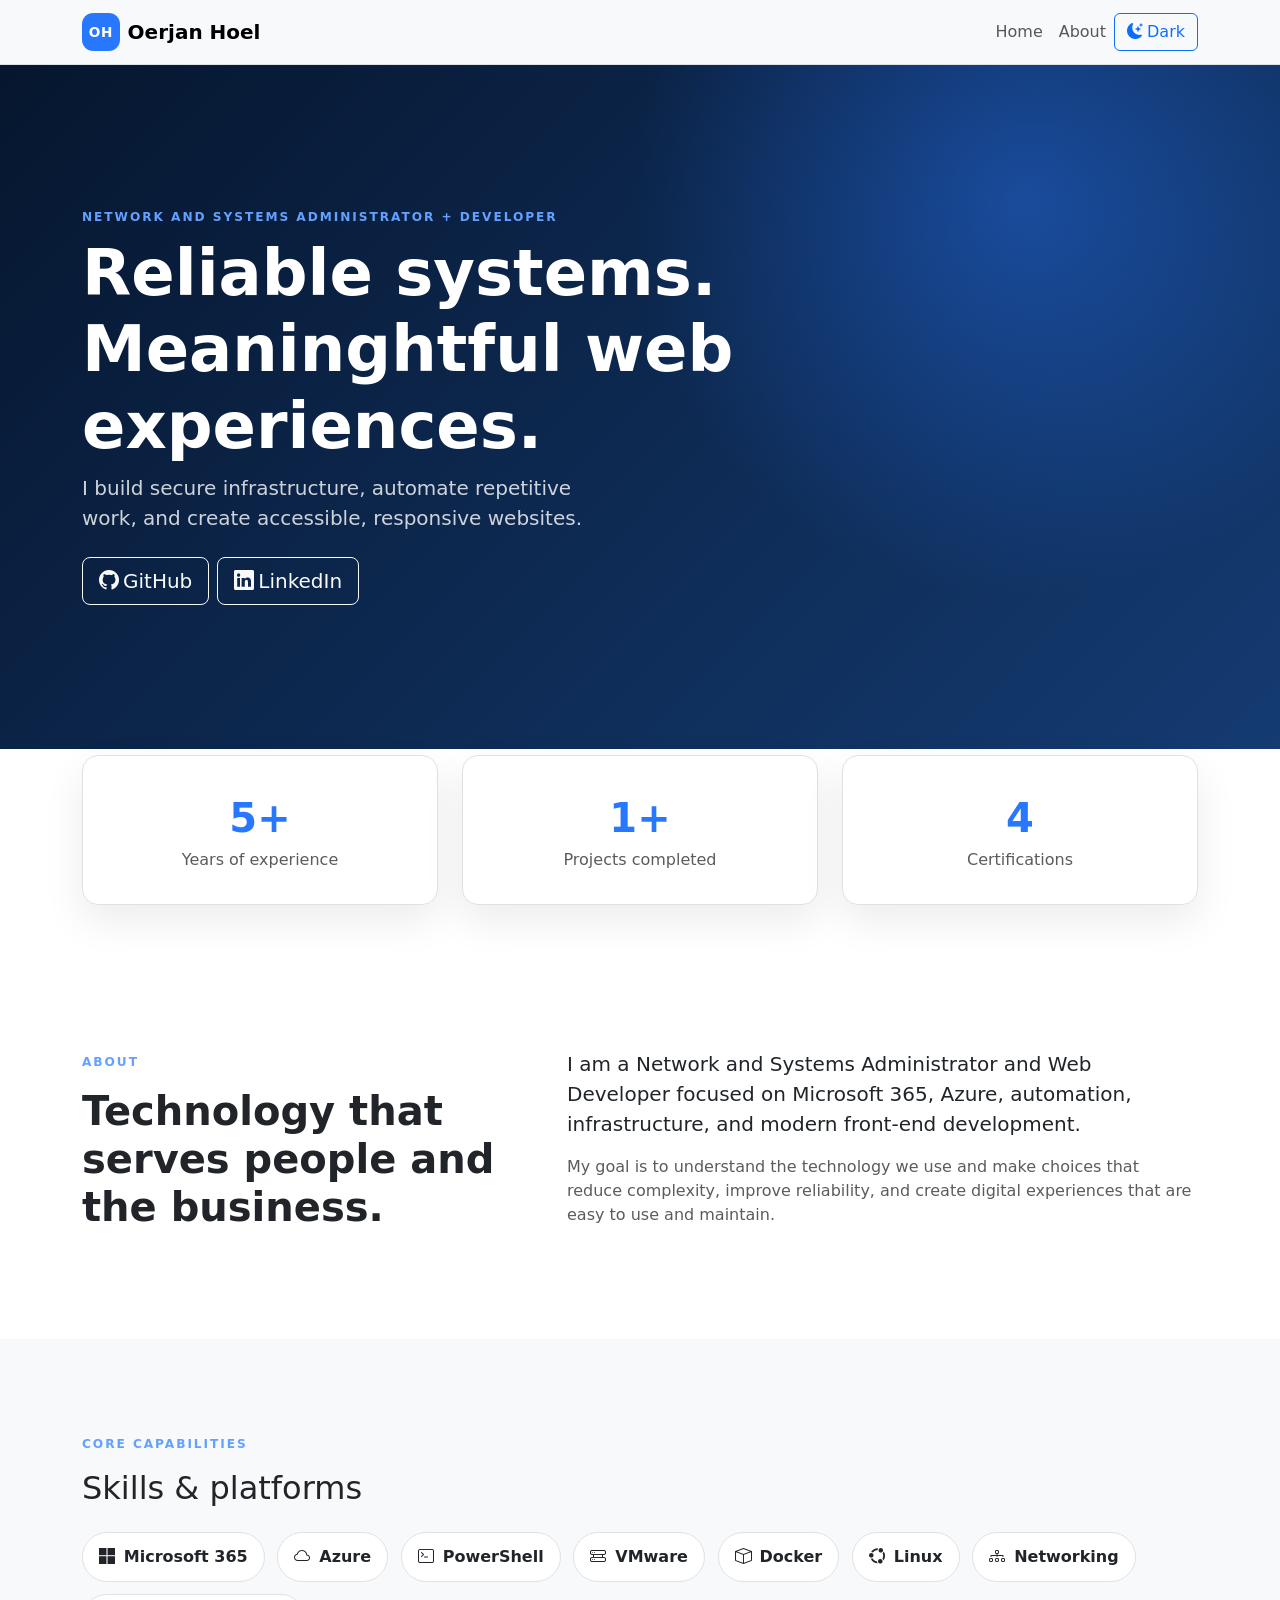
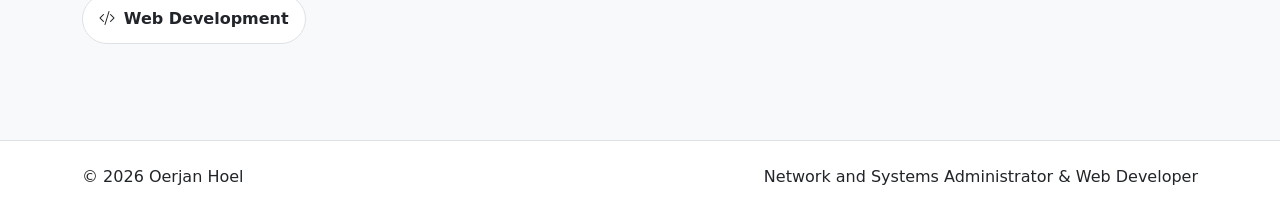
<file: index.html>
<!DOCTYPE html>
<html lang="en" data-bs-theme="light">

<head>
  <meta charset="UTF-8">
  <meta name="viewport" content="width=device-width, initial-scale=1.0">
  <meta name="description" content="Portfolio of Oerjan Hoel, Network and Systems Administrator and Web Developer.">
  <title>Oerjan Hoel</title>
  <link href="https://cdn.jsdelivr.net/npm/bootstrap@5.3.3/dist/css/bootstrap.min.css" rel="stylesheet">
  <link rel="stylesheet" href="https://cdn.jsdelivr.net/npm/bootstrap-icons@1.11.3/font/bootstrap-icons.min.css">
  <link rel="stylesheet" href="css/style.css">
</head>

<body>
  <nav class="navbar navbar-expand-lg bg-body-tertiary sticky-top border-bottom" aria-label="Main navigation">
    <div class="container">
      <a class="navbar-brand d-flex align-items-center gap-2 fw-bold" href="#home">
        <span class="logo-mark" aria-hidden="true">OH</span>
        <span>Oerjan Hoel</span>
      </a>
      <button class="navbar-toggler" type="button" data-bs-toggle="collapse" data-bs-target="#navbarNav"
        aria-controls="navbarNav" aria-expanded="false" aria-label="Toggle navigation">
        <span class="navbar-toggler-icon"></span>
      </button>
      <div class="collapse navbar-collapse" id="navbarNav">
        <ul class="navbar-nav ms-auto align-items-lg-center">
          <li class="nav-item"><a class="nav-link" href="#home">Home</a></li>
          <li class="nav-item"><a class="nav-link" href="#about">About</a></li>
          <!-- <li class="nav-item"><a class="nav-link" href="#projects">Projects</a></li>
          <li class="nav-item"><a class="nav-link" href="#blog">Blog</a></li>
          <li class="nav-item"><a class="nav-link" href="#contact">Contact</a></li>
          <li class="nav-item ms-lg-2"> -->
            <button id="themeToggle" class="btn btn-outline-primary" type="button" aria-label="Switch color theme">
              <i class="bi bi-moon-stars-fill" aria-hidden="true"></i><span class="theme-label ms-1">Dark</span>
            </button>
          </li>
        </ul>
      </div>
    </div>
  </nav>

  <header id="home" class="hero d-flex align-items-center">
    <div class="container position-relative">
      <div class="row align-items-center g-5">
        <div class="col-lg-8">
          <p class="eyebrow mb-2">NETWORK AND SYSTEMS ADMINISTRATOR + DEVELOPER</p>
          <h1 class="display-3 fw-bold">Reliable systems.<br>Meaninghtful web experiences.</h1>
          <p class="lead col-lg-9">I build secure infrastructure, automate repetitive work, and create accessible,
            responsive websites.</p>
          <div class="d-flex flex-wrap gap-2 mt-4">
           <!-- <a class="btn btn-primary btn-lg" href="#projects">View projects</a>
            <a class="btn btn-outline-light btn-lg" href="assets/oerjan-hoel-resume.txt" download>Download résumé</a> -->
            <a class="btn btn-outline-light btn-lg" href="https://github.com/OerjanHoel" target="_blank"
              rel="noopener noreferrer"><i class="bi bi-github me-1"></i>GitHub</a>
            <a class="btn btn-outline-light btn-lg" href="https://www.linkedin.com/in/oerjan-hoel" target="_blank"
              rel="noopener noreferrer"><i class="bi bi-linkedin me-1"></i>LinkedIn</a>
          </div>
        </div>
      </div>
    </div>
  </header>

  <main>
    <section class="stats-section py-5" aria-label="Professional statistics">
      <div class="container">
        <div class="row g-4 text-center">
          <div class="col-md-4">
            <div class="stat-card h-100"><span class="stat-number" data-target="5" data-suffix="+">0</span><span
                class="stat-label">Years of experience</span></div>
          </div>
          <div class="col-md-4">
            <div class="stat-card h-100"><span class="stat-number" data-target="1" data-suffix="+">0</span><span
                class="stat-label">Projects completed</span></div>
          </div>
          <div class="col-md-4">
            <div class="stat-card h-100"><span class="stat-number" data-target="4" data-suffix="">0</span><span
                class="stat-label">Certifications</span></div>
          </div>
        </div>
      </div>
    </section>

    <section id="about" class="section-padding">
      <div class="container">
        <div class="row g-5 align-items-center">
          <div class="col-lg-5">
            <p class="section-kicker">ABOUT</p>
            <h2 class="display-6 fw-bold">Technology that serves people and the business.</h2>
          </div>
          <div class="col-lg-7">
            <p class="lead">I am a Network and Systems Administrator and Web Developer focused on Microsoft 365, Azure,
              automation, infrastructure, and modern front-end development.</p>
            <p class="text-body-secondary">My goal is to understand the technology we use and make choices that reduce complexity, improve reliability, and create digital
              experiences that are easy to use and maintain.</p>
          </div>
        </div>
      </div>
    </section>

    <section id="skills" class="section-padding bg-body-tertiary">
      <div class="container">
        <p class="section-kicker">CORE CAPABILITIES</p>
        <h2 class="mb-4">Skills & platforms</h2>
        <div class="skills-list">
          <span class="skill-badge"><i class="bi bi-microsoft"></i>Microsoft 365</span><span class="skill-badge"><i
              class="bi bi-cloud"></i>Azure</span>
          <span class="skill-badge"><i class="bi bi-terminal"></i>PowerShell</span><span class="skill-badge"><i
              class="bi bi-hdd-rack"></i>VMware</span>
          <span class="skill-badge"><i class="bi bi-box"></i>Docker</span><span class="skill-badge"><i
              class="bi bi-ubuntu"></i>Linux</span>
          <span class="skill-badge"><i class="bi bi-diagram-3"></i>Networking</span><span class="skill-badge"><i
              class="bi bi-code-slash"></i>Web Development</span>
        </div>
      </div>
    </section>
    <!--
        <section id="projects" class="section-padding">
          <div class="container">
            <div class="d-flex justify-content-between align-items-end mb-4"><div><p class="section-kicker">SELECTED WORK</p><h2 class="mb-0">Featured projects</h2></div></div>
            <div class="row g-4">
              <div class="col-md-6 col-lg-4"><article class="card project-card h-100"><div class="project-thumb thumb-blue"><i class="bi bi-speedometer2"></i></div><div class="card-body d-flex flex-column"><h3 class="h5">Infrastructure Dashboard</h3><p class="text-body-secondary">A consolidated view of server, network, and cloud service health.</p><div class="mt-auto"><span class="badge text-bg-secondary">Monitoring</span> <span class="badge text-bg-secondary">JavaScript</span><br><a class="btn btn-link px-0 mt-2" href="projects/infrastructure-dashboard.html">View case study <i class="bi bi-arrow-right"></i></a></div></div></article></div>
              <div class="col-md-6 col-lg-4"><article class="card project-card h-100"><div class="project-thumb thumb-purple"><i class="bi bi-cloud-check"></i></div><div class="card-body d-flex flex-column"><h3 class="h5">Azure Automation</h3><p class="text-body-secondary">Repeatable cloud administration workflows built with PowerShell.</p><div class="mt-auto"><span class="badge text-bg-secondary">Azure</span> <span class="badge text-bg-secondary">PowerShell</span><br><a class="btn btn-link px-0 mt-2" href="projects/azure-automation.html">View case study <i class="bi bi-arrow-right"></i></a></div></div></article></div>
              <div class="col-md-6 col-lg-4"><article class="card project-card h-100"><div class="project-thumb thumb-green"><i class="bi bi-window"></i></div><div class="card-body d-flex flex-column"><h3 class="h5">Responsive Business Website</h3><p class="text-body-secondary">An accessible Bootstrap website optimized for desktop and mobile.</p><div class="mt-auto"><span class="badge text-bg-secondary">Bootstrap</span> <span class="badge text-bg-secondary">Accessibility</span><br><a class="btn btn-link px-0 mt-2" href="projects/business-website.html">View case study <i class="bi bi-arrow-right"></i></a></div></div></article></div>
            </div>
          </div>
        </section>
    
        <section id="blog" class="section-padding bg-body-tertiary">
          <div class="container"><p class="section-kicker">NOTES & GUIDES</p><h2 class="mb-4">Latest articles</h2>
            <div class="row g-4">
              <div class="col-md-4"><article class="card h-100"><div class="card-body"><small class="text-body-secondary">Security · 6 min read</small><h3 class="h5 mt-2">Practical Microsoft 365 Security</h3><p>Foundational controls for protecting identities, data, and administrative access.</p><a href="blog/microsoft-365-security.html" class="stretched-link">Read article</a></div></article></div>
              <div class="col-md-4"><article class="card h-100"><div class="card-body"><small class="text-body-secondary">Automation · 5 min read</small><h3 class="h5 mt-2">PowerShell Automation Patterns</h3><p>Simple patterns for safer, reusable, and easier-to-maintain scripts.</p><a href="blog/powershell-automation.html" class="stretched-link">Read article</a></div></article></div>
              <div class="col-md-4"><article class="card h-100"><div class="card-body"><small class="text-body-secondary">Web · 4 min read</small><h3 class="h5 mt-2">Building Better Bootstrap Sites</h3><p>Small improvements that make Bootstrap projects feel intentional and polished.</p><a href="blog/better-bootstrap-sites.html" class="stretched-link">Read article</a></div></article></div>
            </div>
          </div>
        </section>
  
    <section id="contact" class="section-padding">
      <div class="container">
        <div class="row g-5">
          <div class="col-lg-5">
            <p class="section-kicker">CONTACT</p>
            <h2>Let’s build something useful.</h2>
            <p class="text-body-secondary">This demo form validates in the browser. Connect it to your preferred form
              service or back end before publishing.</p>
          </div>
          <div class="col-lg-7">
            <form id="contactForm" class="card card-body p-4" novalidate>
              <div class="row g-3">
                <div class="col-md-6"><label for="name" class="form-label">Name</label><input id="name"
                    class="form-control" type="text" required></div>
                <div class="col-md-6"><label for="email" class="form-label">Email</label><input id="email"
                    class="form-control" type="email" required></div>
                <div class="col-12"><label for="message" class="form-label">Message</label><textarea id="message"
                    class="form-control" rows="5" required></textarea></div>
                <div class="col-12"><button class="btn btn-primary" type="submit">Send message</button>
                  <p id="formStatus" class="mt-3 mb-0" role="status"></p>
                </div>
              </div>
            </form>
          </div>
        </div>
      </div>
    </section>
  </main>
-->
  <footer class="border-top py-4">
    <div class="container d-flex flex-column flex-md-row justify-content-between gap-2"><span>© <span
          id="currentYear"></span> Oerjan Hoel</span><span>Network and Systems Administrator & Web Developer</span></div>
  </footer>
  <script src="https://cdn.jsdelivr.net/npm/bootstrap@5.3.3/dist/js/bootstrap.bundle.min.js"></script>
  <script src="js/script.js"></script>
</body>

</html>
</file>
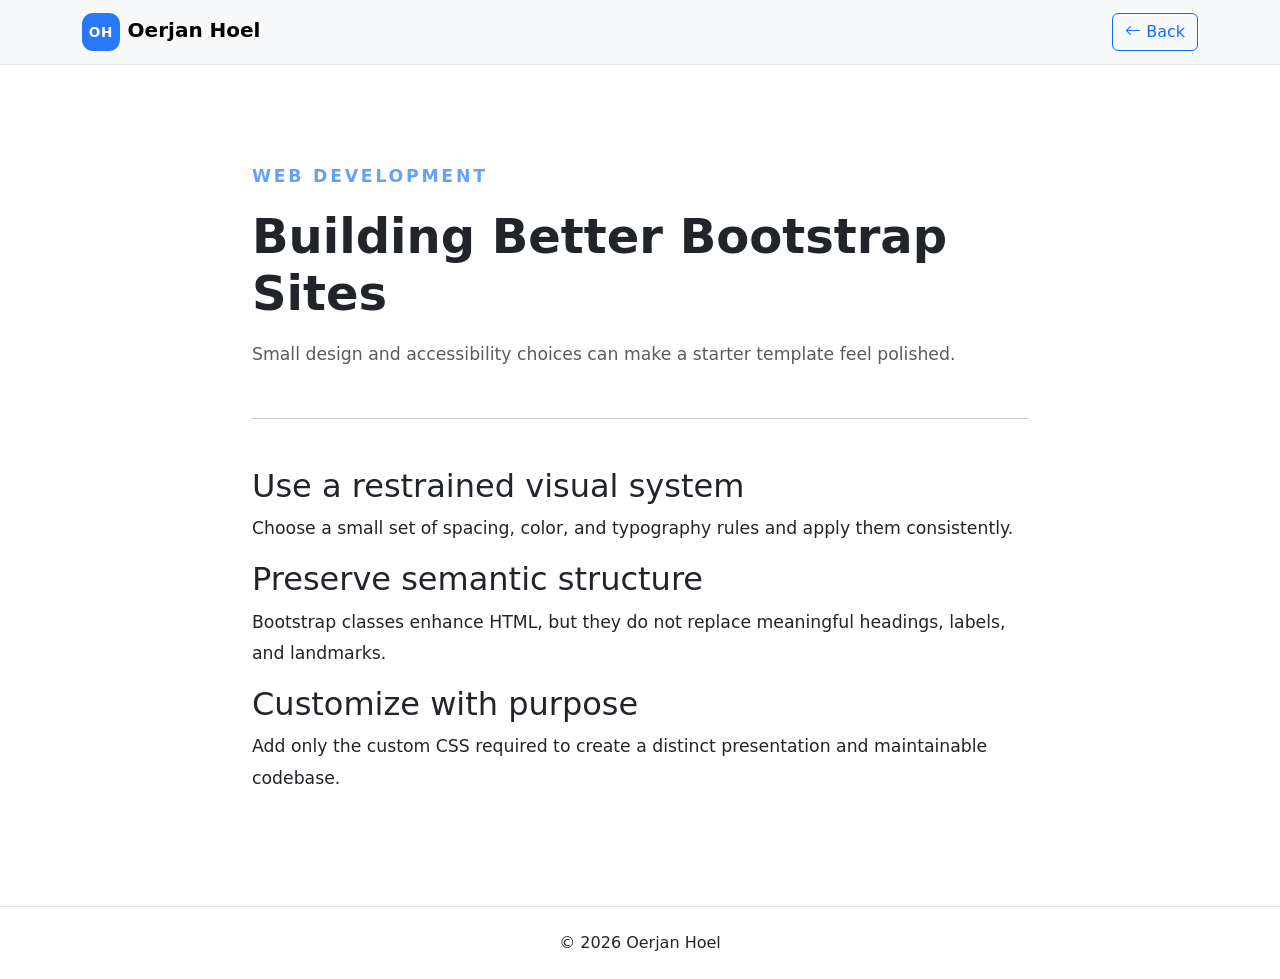
<file: blog/better-bootstrap-sites.html>
<!DOCTYPE html>
<html lang="en" data-bs-theme="light">

<head>
    <meta charset="UTF-8">
    <meta name="viewport" content="width=device-width,initial-scale=1">
    <title>Building Better Bootstrap Sites | Oerjan Hoel</title>
    <link href="https://cdn.jsdelivr.net/npm/bootstrap@5.3.3/dist/css/bootstrap.min.css" rel="stylesheet">
    <link rel="stylesheet" href="https://cdn.jsdelivr.net/npm/bootstrap-icons@1.11.3/font/bootstrap-icons.min.css">
    <link rel="stylesheet" href="../css/style.css">
</head>

<body>
    <nav class="navbar bg-body-tertiary border-bottom">
        <div class="container"><a class="navbar-brand fw-bold" href="../index.html"><span
                    class="logo-mark d-inline-grid me-2">OH</span>Oerjan Hoel</a><a class="btn btn-outline-primary"
                href="../index.html#blog"><i class="bi bi-arrow-left"></i> Back</a></div>
    </nav>
    <main class="section-padding">
        <article class="container article-width">
            <p class="section-kicker">WEB DEVELOPMENT</p>
            <h1 class="display-5 fw-bold mb-3">Building Better Bootstrap Sites</h1>
            <p class="lead text-body-secondary">Small design and accessibility choices can make a starter template feel
                polished.</p>
            <hr class="my-5">
            <h2>Use a restrained visual system</h2>
            <p>Choose a small set of spacing, color, and typography rules and apply them consistently.</p>
            <h2>Preserve semantic structure</h2>
            <p>Bootstrap classes enhance HTML, but they do not replace meaningful headings, labels, and landmarks.</p>
            <h2>Customize with purpose</h2>
            <p>Add only the custom CSS required to create a distinct presentation and maintainable codebase.</p>
        </article>
    </main>
    <footer class="border-top py-4">
        <div class="container text-center">© 2026 Oerjan Hoel</div>
    </footer>
    <script>const t = localStorage.getItem('portfolio-theme') || (matchMedia('(prefers-color-scheme: dark)').matches ? 'dark' : 'light'); document.documentElement.setAttribute('data-bs-theme', t);</script>
</body>

</html>
</file>
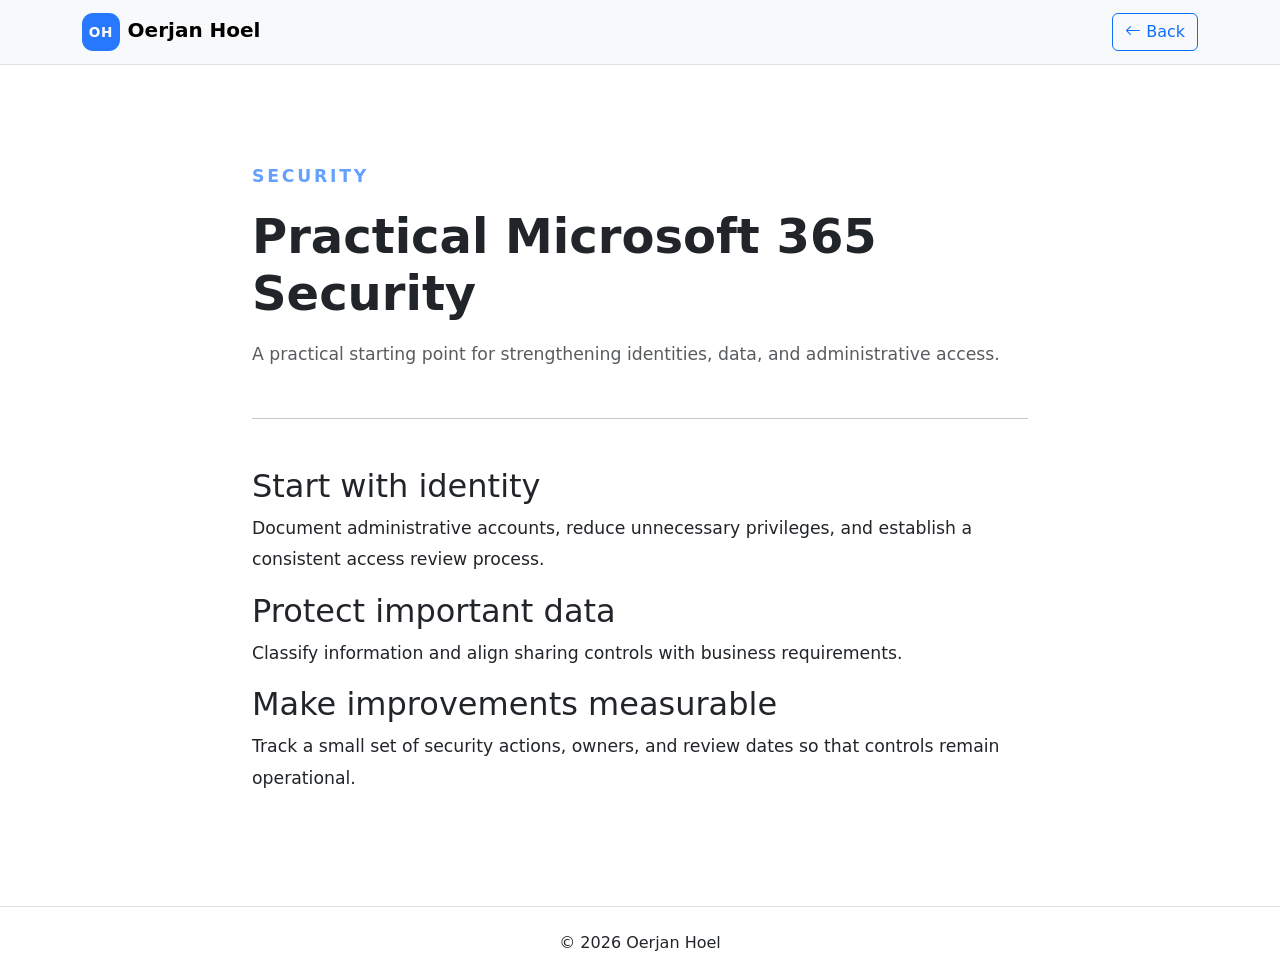
<file: blog/microsoft-365-security.html>
<!DOCTYPE html>
<html lang="en" data-bs-theme="light">

<head>
    <meta charset="UTF-8">
    <meta name="viewport" content="width=device-width,initial-scale=1">
    <title>Practical Microsoft 365 Security | Oerjan Hoel</title>
    <link href="https://cdn.jsdelivr.net/npm/bootstrap@5.3.3/dist/css/bootstrap.min.css" rel="stylesheet">
    <link rel="stylesheet" href="https://cdn.jsdelivr.net/npm/bootstrap-icons@1.11.3/font/bootstrap-icons.min.css">
    <link rel="stylesheet" href="../css/style.css">
</head>

<body>
    <nav class="navbar bg-body-tertiary border-bottom">
        <div class="container"><a class="navbar-brand fw-bold" href="../index.html"><span
                    class="logo-mark d-inline-grid me-2">OH</span>Oerjan Hoel</a><a class="btn btn-outline-primary"
                href="../index.html#blog"><i class="bi bi-arrow-left"></i> Back</a></div>
    </nav>
    <main class="section-padding">
        <article class="container article-width">
            <p class="section-kicker">SECURITY</p>
            <h1 class="display-5 fw-bold mb-3">Practical Microsoft 365 Security</h1>
            <p class="lead text-body-secondary">A practical starting point for strengthening identities, data, and
                administrative access.</p>
            <hr class="my-5">
            <h2>Start with identity</h2>
            <p>Document administrative accounts, reduce unnecessary privileges, and establish a consistent access review
                process.</p>
            <h2>Protect important data</h2>
            <p>Classify information and align sharing controls with business requirements.</p>
            <h2>Make improvements measurable</h2>
            <p>Track a small set of security actions, owners, and review dates so that controls remain operational.</p>
        </article>
    </main>
    <footer class="border-top py-4">
        <div class="container text-center">© 2026 Oerjan Hoel</div>
    </footer>
    <script>const t = localStorage.getItem('portfolio-theme') || (matchMedia('(prefers-color-scheme: dark)').matches ? 'dark' : 'light'); document.documentElement.setAttribute('data-bs-theme', t);</script>
</body>

</html>
</file>
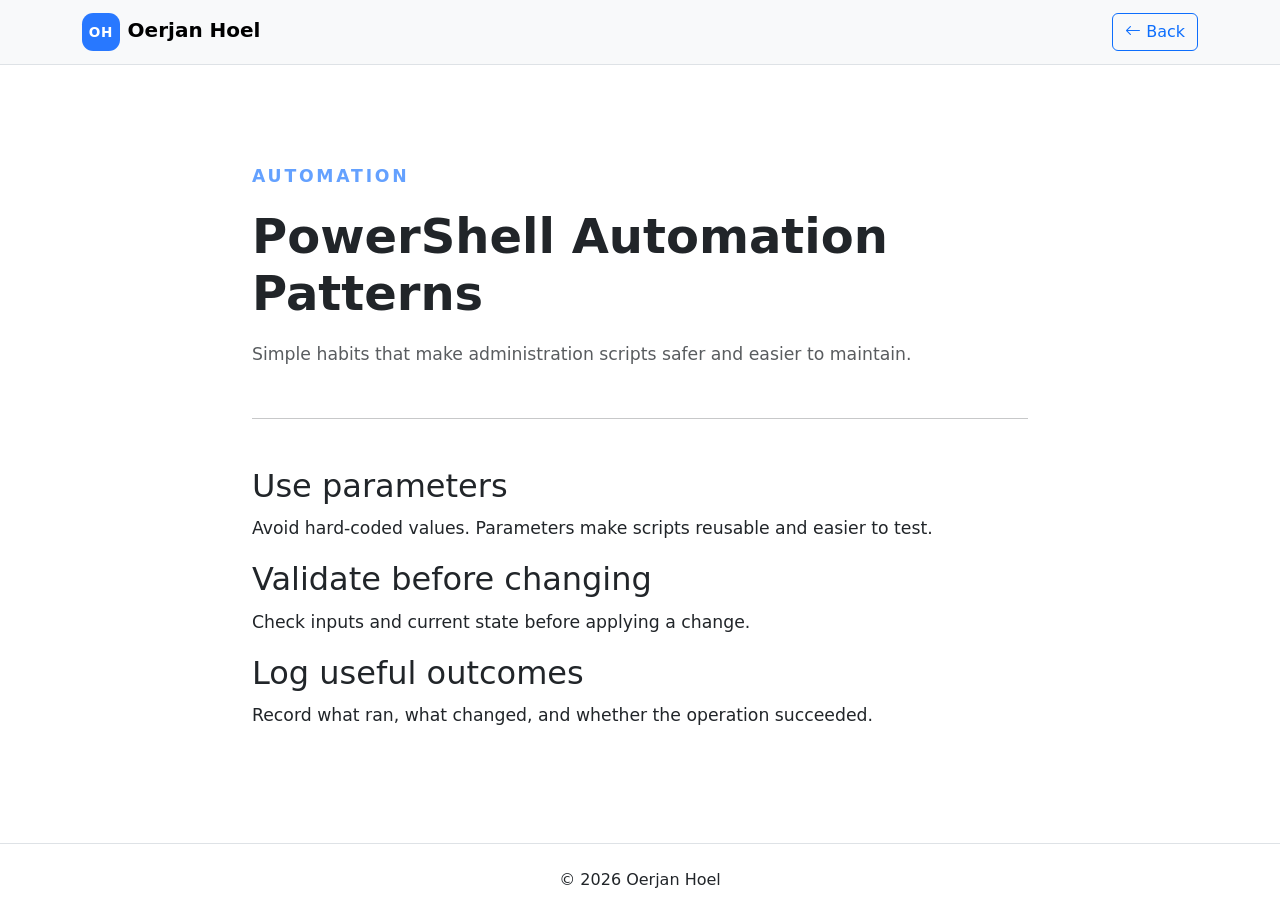
<file: blog/powershell-automation.html>
<!DOCTYPE html>
<html lang="en" data-bs-theme="light">

<head>
    <meta charset="UTF-8">
    <meta name="viewport" content="width=device-width,initial-scale=1">
    <title>PowerShell Automation Patterns | Oerjan Hoel</title>
    <link href="https://cdn.jsdelivr.net/npm/bootstrap@5.3.3/dist/css/bootstrap.min.css" rel="stylesheet">
    <link rel="stylesheet" href="https://cdn.jsdelivr.net/npm/bootstrap-icons@1.11.3/font/bootstrap-icons.min.css">
    <link rel="stylesheet" href="../css/style.css">
</head>

<body>
    <nav class="navbar bg-body-tertiary border-bottom">
        <div class="container"><a class="navbar-brand fw-bold" href="../index.html"><span
                    class="logo-mark d-inline-grid me-2">OH</span>Oerjan Hoel</a><a class="btn btn-outline-primary"
                href="../index.html#blog"><i class="bi bi-arrow-left"></i> Back</a></div>
    </nav>
    <main class="section-padding">
        <article class="container article-width">
            <p class="section-kicker">AUTOMATION</p>
            <h1 class="display-5 fw-bold mb-3">PowerShell Automation Patterns</h1>
            <p class="lead text-body-secondary">Simple habits that make administration scripts safer and easier to
                maintain.</p>
            <hr class="my-5">
            <h2>Use parameters</h2>
            <p>Avoid hard-coded values. Parameters make scripts reusable and easier to test.</p>
            <h2>Validate before changing</h2>
            <p>Check inputs and current state before applying a change.</p>
            <h2>Log useful outcomes</h2>
            <p>Record what ran, what changed, and whether the operation succeeded.</p>
        </article>
    </main>
    <footer class="border-top py-4">
        <div class="container text-center">© 2026 Oerjan Hoel</div>
    </footer>
    <script>const t = localStorage.getItem('portfolio-theme') || (matchMedia('(prefers-color-scheme: dark)').matches ? 'dark' : 'light'); document.documentElement.setAttribute('data-bs-theme', t);</script>
</body>

</html>
</file>
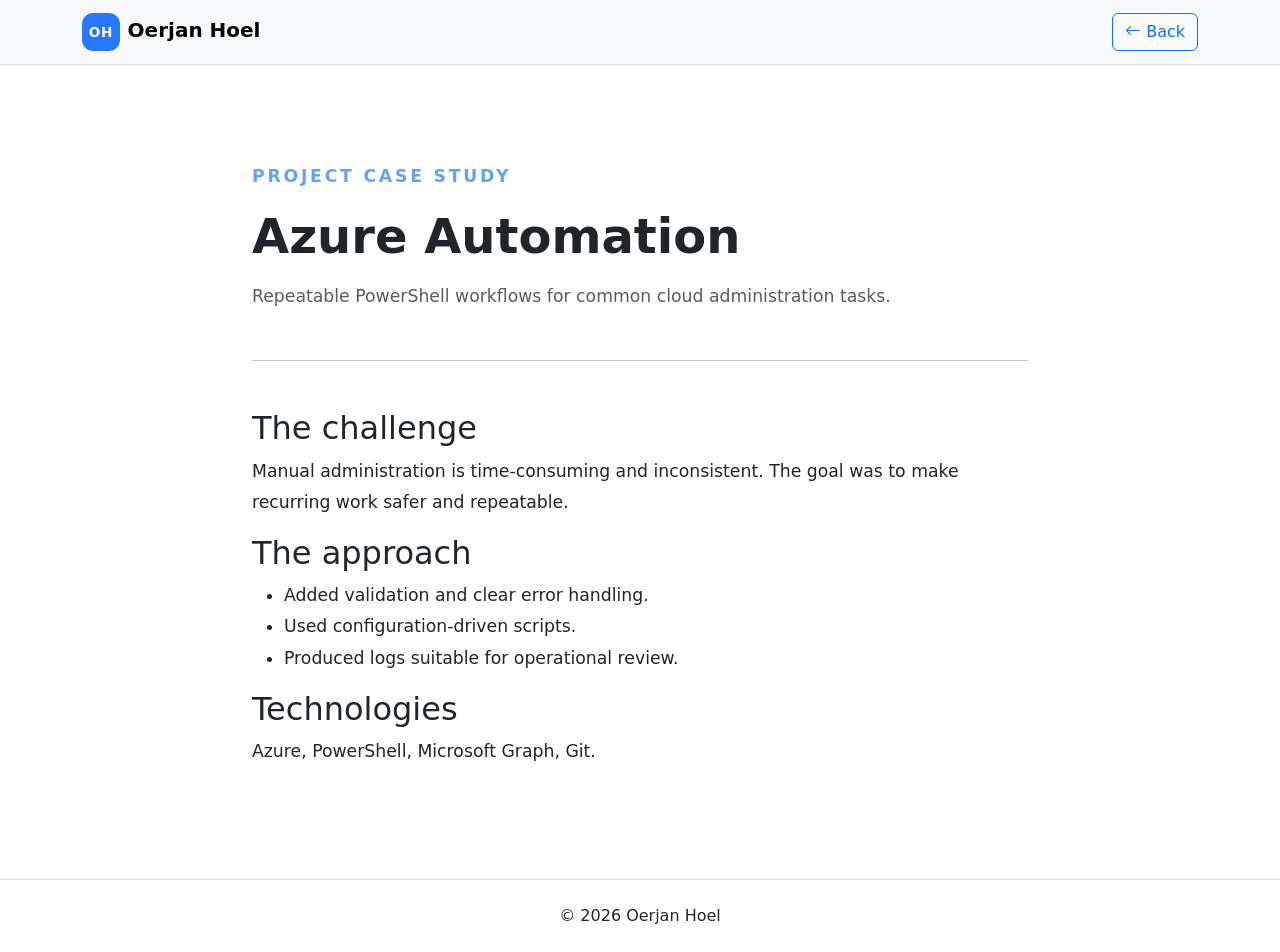
<file: projects/azure-automation.html>
<!DOCTYPE html>
<html lang="en" data-bs-theme="light">

<head>
    <meta charset="UTF-8">
    <meta name="viewport" content="width=device-width,initial-scale=1">
    <title>Azure Automation | Oerjan Hoel</title>
    <link href="https://cdn.jsdelivr.net/npm/bootstrap@5.3.3/dist/css/bootstrap.min.css" rel="stylesheet">
    <link rel="stylesheet" href="https://cdn.jsdelivr.net/npm/bootstrap-icons@1.11.3/font/bootstrap-icons.min.css">
    <link rel="stylesheet" href="../css/style.css">
</head>

<body>
    <nav class="navbar bg-body-tertiary border-bottom">
        <div class="container"><a class="navbar-brand fw-bold" href="../index.html"><span
                    class="logo-mark d-inline-grid me-2">OH</span>Oerjan Hoel</a><a class="btn btn-outline-primary"
                href="../index.html#projects"><i class="bi bi-arrow-left"></i> Back</a></div>
    </nav>
    <main class="section-padding">
        <article class="container article-width">
            <p class="section-kicker">PROJECT CASE STUDY</p>
            <h1 class="display-5 fw-bold mb-3">Azure Automation</h1>
            <p class="lead text-body-secondary">Repeatable PowerShell workflows for common cloud administration tasks.
            </p>
            <hr class="my-5">
            <h2>The challenge</h2>
            <p>Manual administration is time-consuming and inconsistent. The goal was to make recurring work safer and
                repeatable.</p>
            <h2>The approach</h2>
            <ul>
                <li>Added validation and clear error handling.</li>
                <li>Used configuration-driven scripts.</li>
                <li>Produced logs suitable for operational review.</li>
            </ul>
            <h2>Technologies</h2>
            <p>Azure, PowerShell, Microsoft Graph, Git.</p>
        </article>
    </main>
    <footer class="border-top py-4">
        <div class="container text-center">© 2026 Oerjan Hoel</div>
    </footer>
    <script>const t = localStorage.getItem('portfolio-theme') || (matchMedia('(prefers-color-scheme: dark)').matches ? 'dark' : 'light'); document.documentElement.setAttribute('data-bs-theme', t);</script>
</body>

</html>
</file>
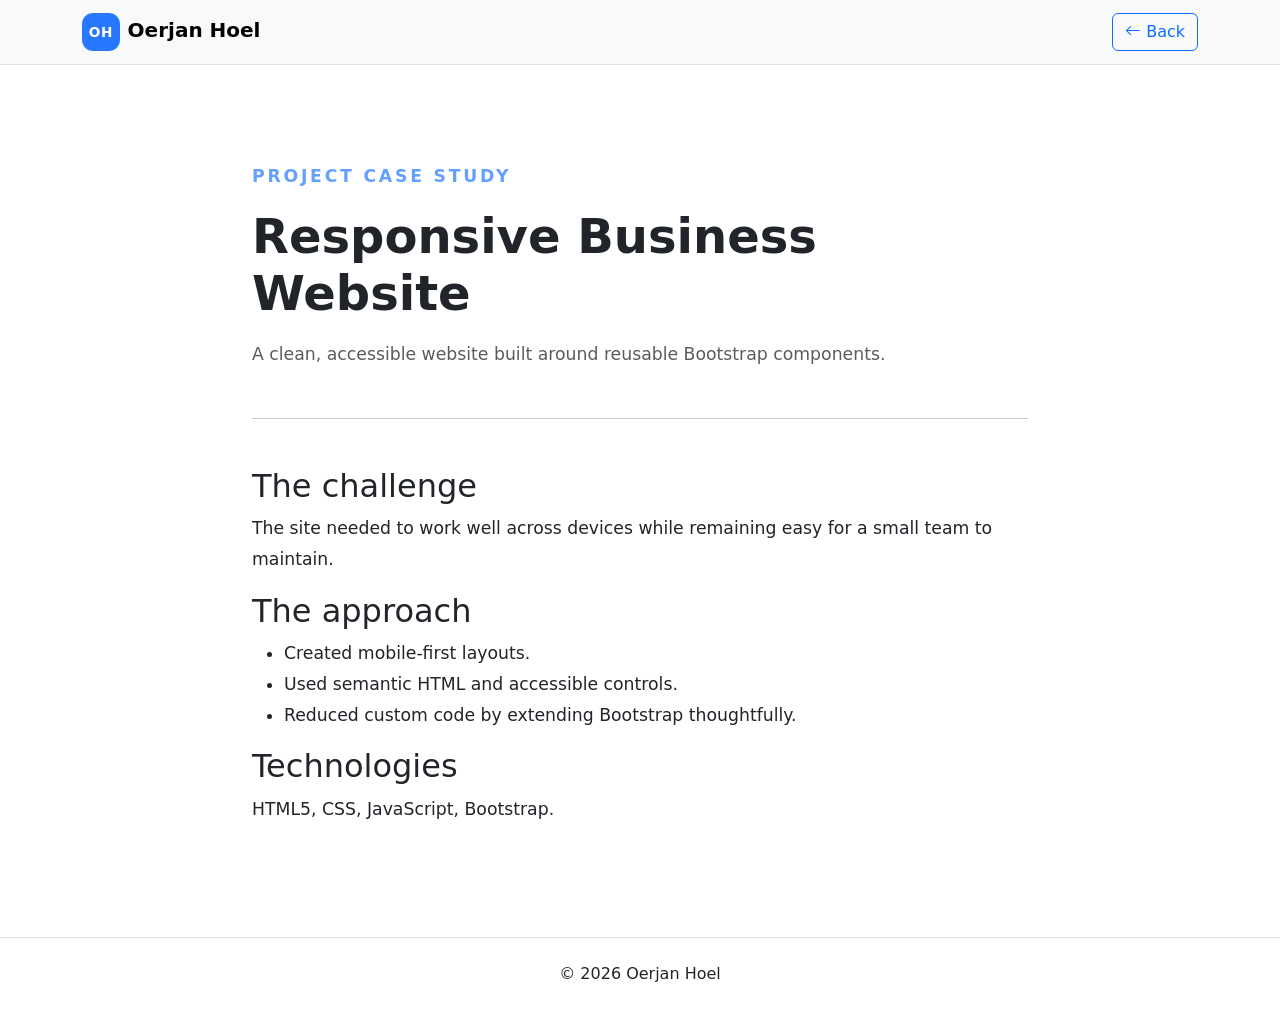
<file: projects/business-website.html>
<!DOCTYPE html>
<html lang="en" data-bs-theme="light">

<head>
    <meta charset="UTF-8">
    <meta name="viewport" content="width=device-width,initial-scale=1">
    <title>Responsive Business Website | Oerjan Hoel</title>
    <link href="https://cdn.jsdelivr.net/npm/bootstrap@5.3.3/dist/css/bootstrap.min.css" rel="stylesheet">
    <link rel="stylesheet" href="https://cdn.jsdelivr.net/npm/bootstrap-icons@1.11.3/font/bootstrap-icons.min.css">
    <link rel="stylesheet" href="../css/style.css">
</head>

<body>
    <nav class="navbar bg-body-tertiary border-bottom">
        <div class="container"><a class="navbar-brand fw-bold" href="../index.html"><span
                    class="logo-mark d-inline-grid me-2">OH</span>Oerjan Hoel</a><a class="btn btn-outline-primary"
                href="../index.html#projects"><i class="bi bi-arrow-left"></i> Back</a></div>
    </nav>
    <main class="section-padding">
        <article class="container article-width">
            <p class="section-kicker">PROJECT CASE STUDY</p>
            <h1 class="display-5 fw-bold mb-3">Responsive Business Website</h1>
            <p class="lead text-body-secondary">A clean, accessible website built around reusable Bootstrap components.
            </p>
            <hr class="my-5">
            <h2>The challenge</h2>
            <p>The site needed to work well across devices while remaining easy for a small team to maintain.</p>
            <h2>The approach</h2>
            <ul>
                <li>Created mobile-first layouts.</li>
                <li>Used semantic HTML and accessible controls.</li>
                <li>Reduced custom code by extending Bootstrap thoughtfully.</li>
            </ul>
            <h2>Technologies</h2>
            <p>HTML5, CSS, JavaScript, Bootstrap.</p>
        </article>
    </main>
    <footer class="border-top py-4">
        <div class="container text-center">© 2026 Oerjan Hoel</div>
    </footer>
    <script>const t = localStorage.getItem('portfolio-theme') || (matchMedia('(prefers-color-scheme: dark)').matches ? 'dark' : 'light'); document.documentElement.setAttribute('data-bs-theme', t);</script>
</body>

</html>
</file>
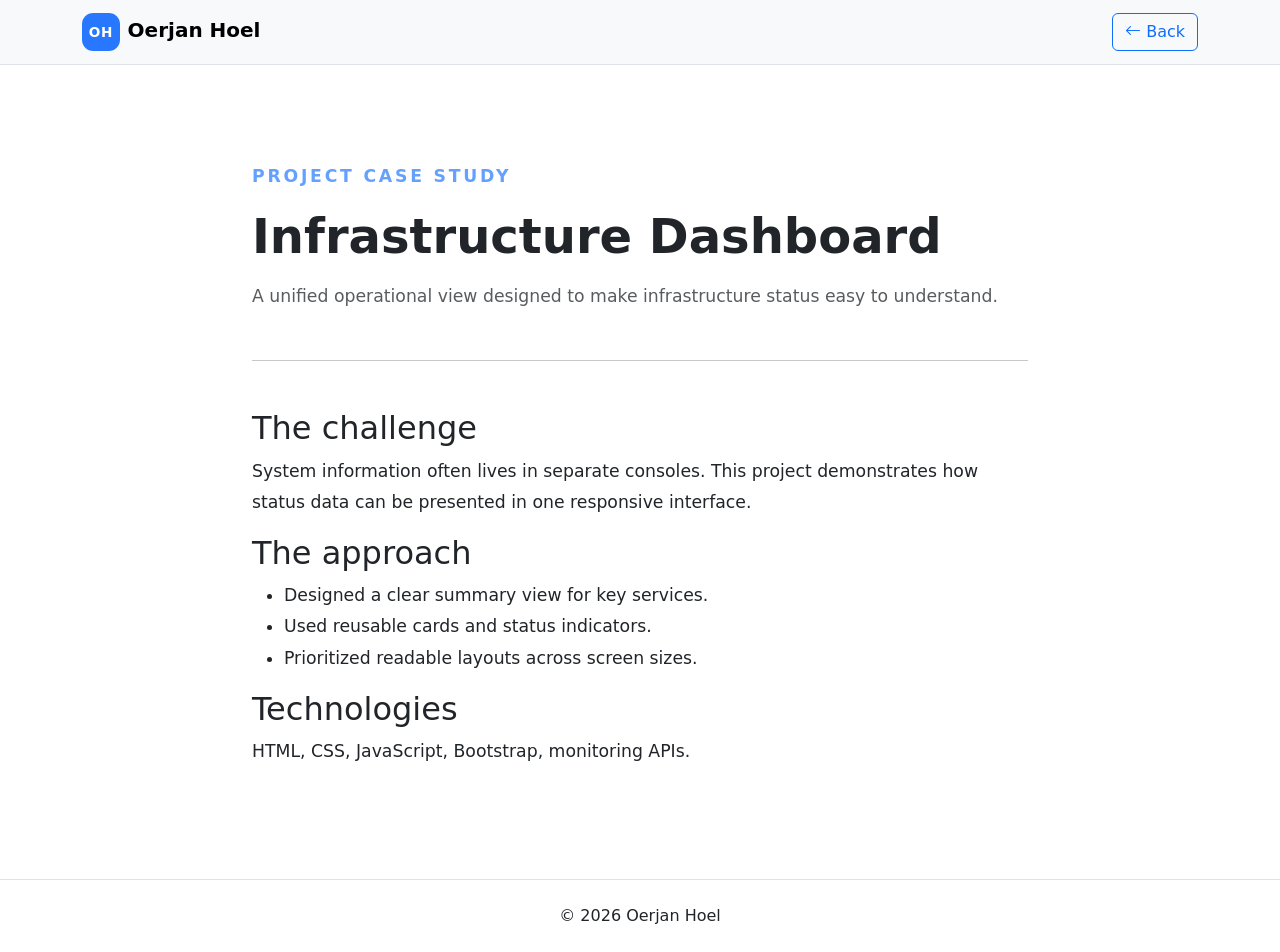
<file: projects/infrastructure-dashboard.html>
<!DOCTYPE html>
<html lang="en" data-bs-theme="light">

<head>
    <meta charset="UTF-8">
    <meta name="viewport" content="width=device-width,initial-scale=1">
    <title>Infrastructure Dashboard | Oerjan Hoel</title>
    <link href="https://cdn.jsdelivr.net/npm/bootstrap@5.3.3/dist/css/bootstrap.min.css" rel="stylesheet">
    <link rel="stylesheet" href="https://cdn.jsdelivr.net/npm/bootstrap-icons@1.11.3/font/bootstrap-icons.min.css">
    <link rel="stylesheet" href="../css/style.css">
</head>

<body>
    <nav class="navbar bg-body-tertiary border-bottom">
        <div class="container"><a class="navbar-brand fw-bold" href="../index.html"><span
                    class="logo-mark d-inline-grid me-2">OH</span>Oerjan Hoel</a><a class="btn btn-outline-primary"
                href="../index.html#projects"><i class="bi bi-arrow-left"></i> Back</a></div>
    </nav>
    <main class="section-padding">
        <article class="container article-width">
            <p class="section-kicker">PROJECT CASE STUDY</p>
            <h1 class="display-5 fw-bold mb-3">Infrastructure Dashboard</h1>
            <p class="lead text-body-secondary">A unified operational view designed to make infrastructure status easy
                to understand.</p>
            <hr class="my-5">
            <h2>The challenge</h2>
            <p>System information often lives in separate consoles. This project demonstrates how status data can be
                presented in one responsive interface.</p>
            <h2>The approach</h2>
            <ul>
                <li>Designed a clear summary view for key services.</li>
                <li>Used reusable cards and status indicators.</li>
                <li>Prioritized readable layouts across screen sizes.</li>
            </ul>
            <h2>Technologies</h2>
            <p>HTML, CSS, JavaScript, Bootstrap, monitoring APIs.</p>
        </article>
    </main>
    <footer class="border-top py-4">
        <div class="container text-center">© 2026 Oerjan Hoel</div>
    </footer>
    <script>const t = localStorage.getItem('portfolio-theme') || (matchMedia('(prefers-color-scheme: dark)').matches ? 'dark' : 'light'); document.documentElement.setAttribute('data-bs-theme', t);</script>
</body>

</html>
</file>
<file: css/style.css>
:root { --brand: #2878ff; --hero-a: #06162e; --hero-b: #143b72; }
html { scroll-behavior: smooth; }
body { font-family: Inter, ui-sans-serif, system-ui, -apple-system, "Segoe UI", sans-serif; }
section { scroll-margin-top: 76px; }
.navbar { backdrop-filter: blur(12px); }
.logo-mark { display:grid; place-items:center; width:2.35rem; height:2.35rem; border-radius:.7rem; background:var(--brand); color:#fff; font-size:.85rem; letter-spacing:.04em; }
.hero { min-height: 76vh; color:#fff; background: radial-gradient(circle at 80% 20%, rgba(40,120,255,.42), transparent 34%), linear-gradient(135deg,var(--hero-a),var(--hero-b)); overflow:hidden; }
.hero .lead { color: rgba(255,255,255,.8); }
.eyebrow, .section-kicker { color: #64a1ff; font-size:.76rem; font-weight:800; letter-spacing:.16em; }
.section-padding { padding: 6rem 0; }
.stats-section { margin-top:-2.6rem; position:relative; z-index:2; }
.stat-card { padding:2rem 1rem; border:1px solid var(--bs-border-color); border-radius:1rem; background:var(--bs-body-bg); box-shadow:0 1rem 2.5rem rgba(0,0,0,.08); }
.stat-number { display:block; color:var(--brand); font-size:2.5rem; font-weight:800; }
.stat-label { color:var(--bs-secondary-color); }
.skills-list { display:flex; flex-wrap:wrap; gap:.8rem; }
.skill-badge { display:inline-flex; align-items:center; gap:.55rem; padding:.75rem 1rem; border:1px solid var(--bs-border-color); border-radius:999px; background:var(--bs-body-bg); font-weight:600; }
.project-card { border:1px solid var(--bs-border-color); overflow:hidden; transition:transform .25s ease, box-shadow .25s ease; }
.project-card:hover { transform:translateY(-6px); box-shadow:0 1rem 2.5rem rgba(0,0,0,.12); }
.project-thumb { height:190px; display:grid; place-items:center; color:#fff; font-size:4rem; }
.thumb-blue { background:linear-gradient(135deg,#0b51ad,#2f8cff); }.thumb-purple { background:linear-gradient(135deg,#4d2a93,#9b71ff); }.thumb-green { background:linear-gradient(135deg,#087f5b,#35c994); }
.card { border-color:var(--bs-border-color); }
.article-width { max-width: 800px; }
.article-width p, .article-width li { font-size:1.08rem; line-height:1.8; }
@media (max-width: 767px) { .hero { min-height:68vh; } .section-padding { padding:4rem 0; } .stats-section { margin-top:0; } }
@media (prefers-reduced-motion: reduce) { html { scroll-behavior:auto; } *, *::before, *::after { transition:none !important; animation:none !important; } }
</file>
